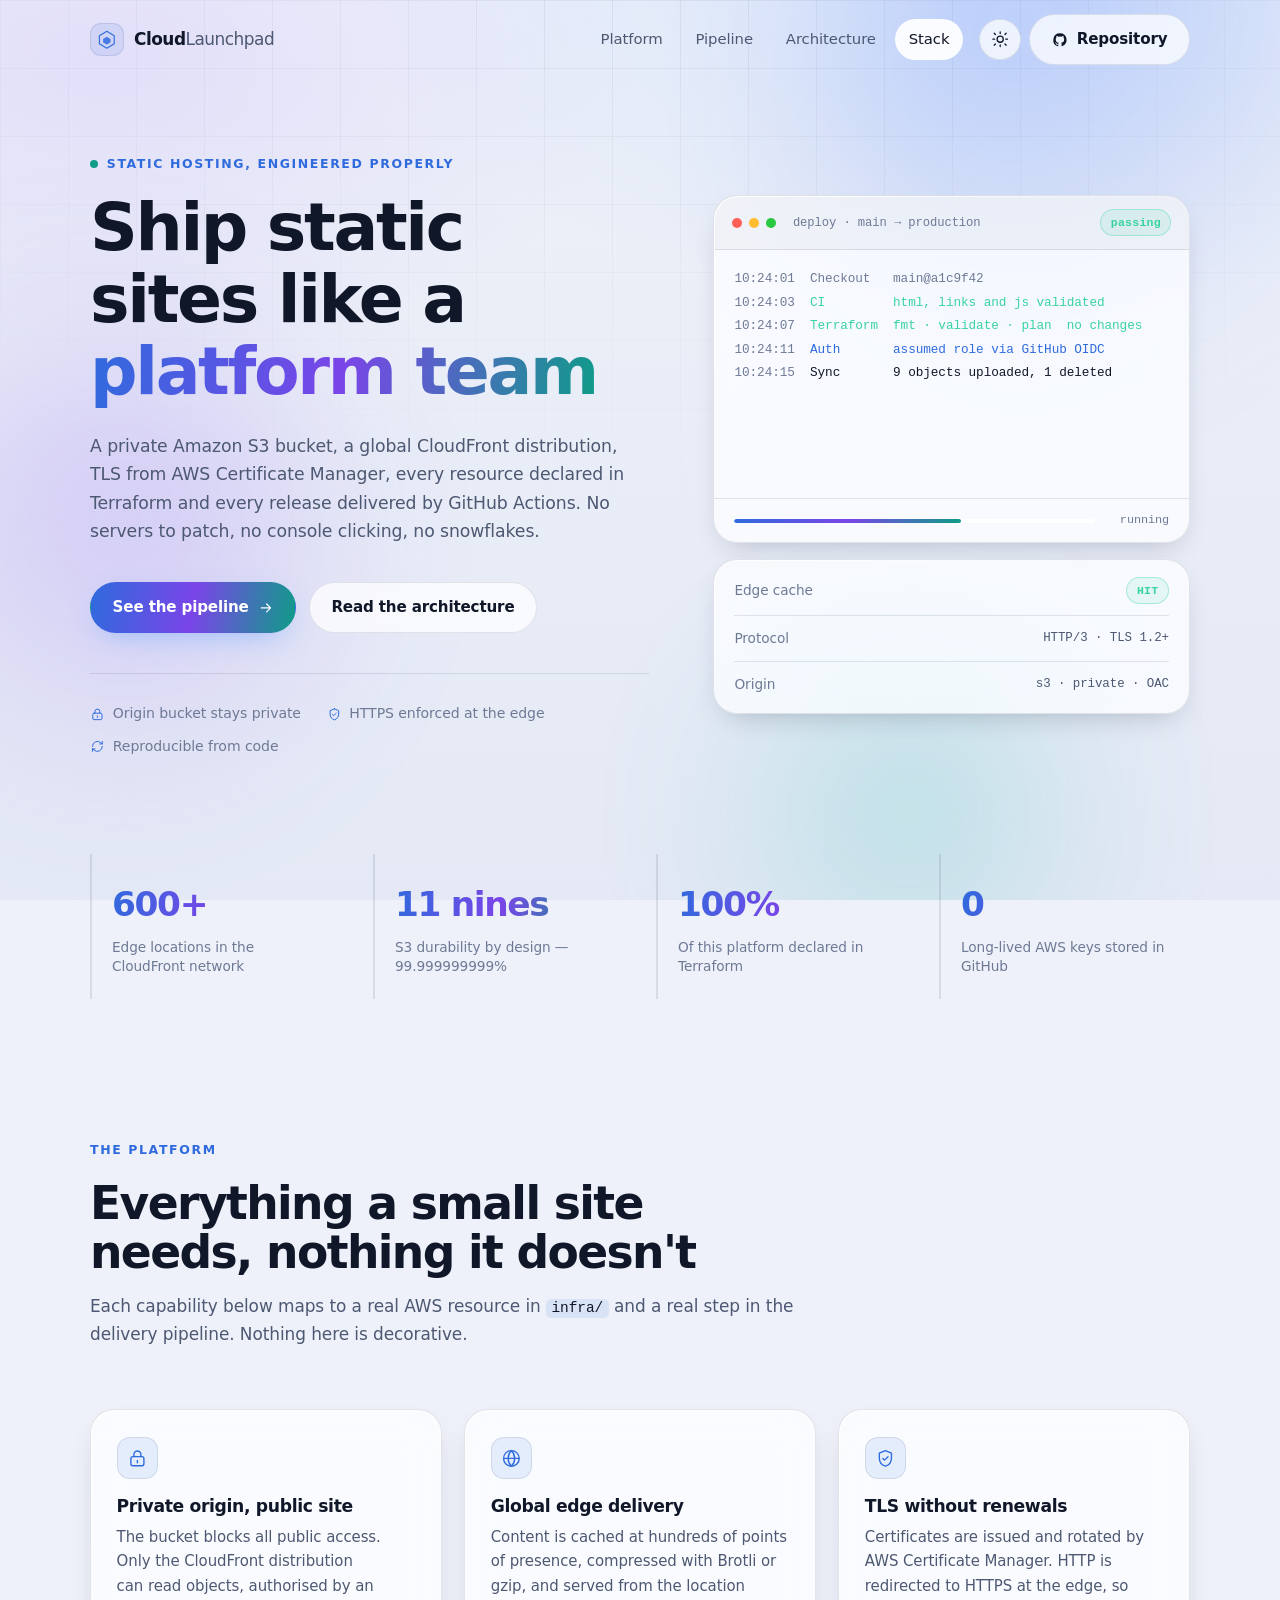
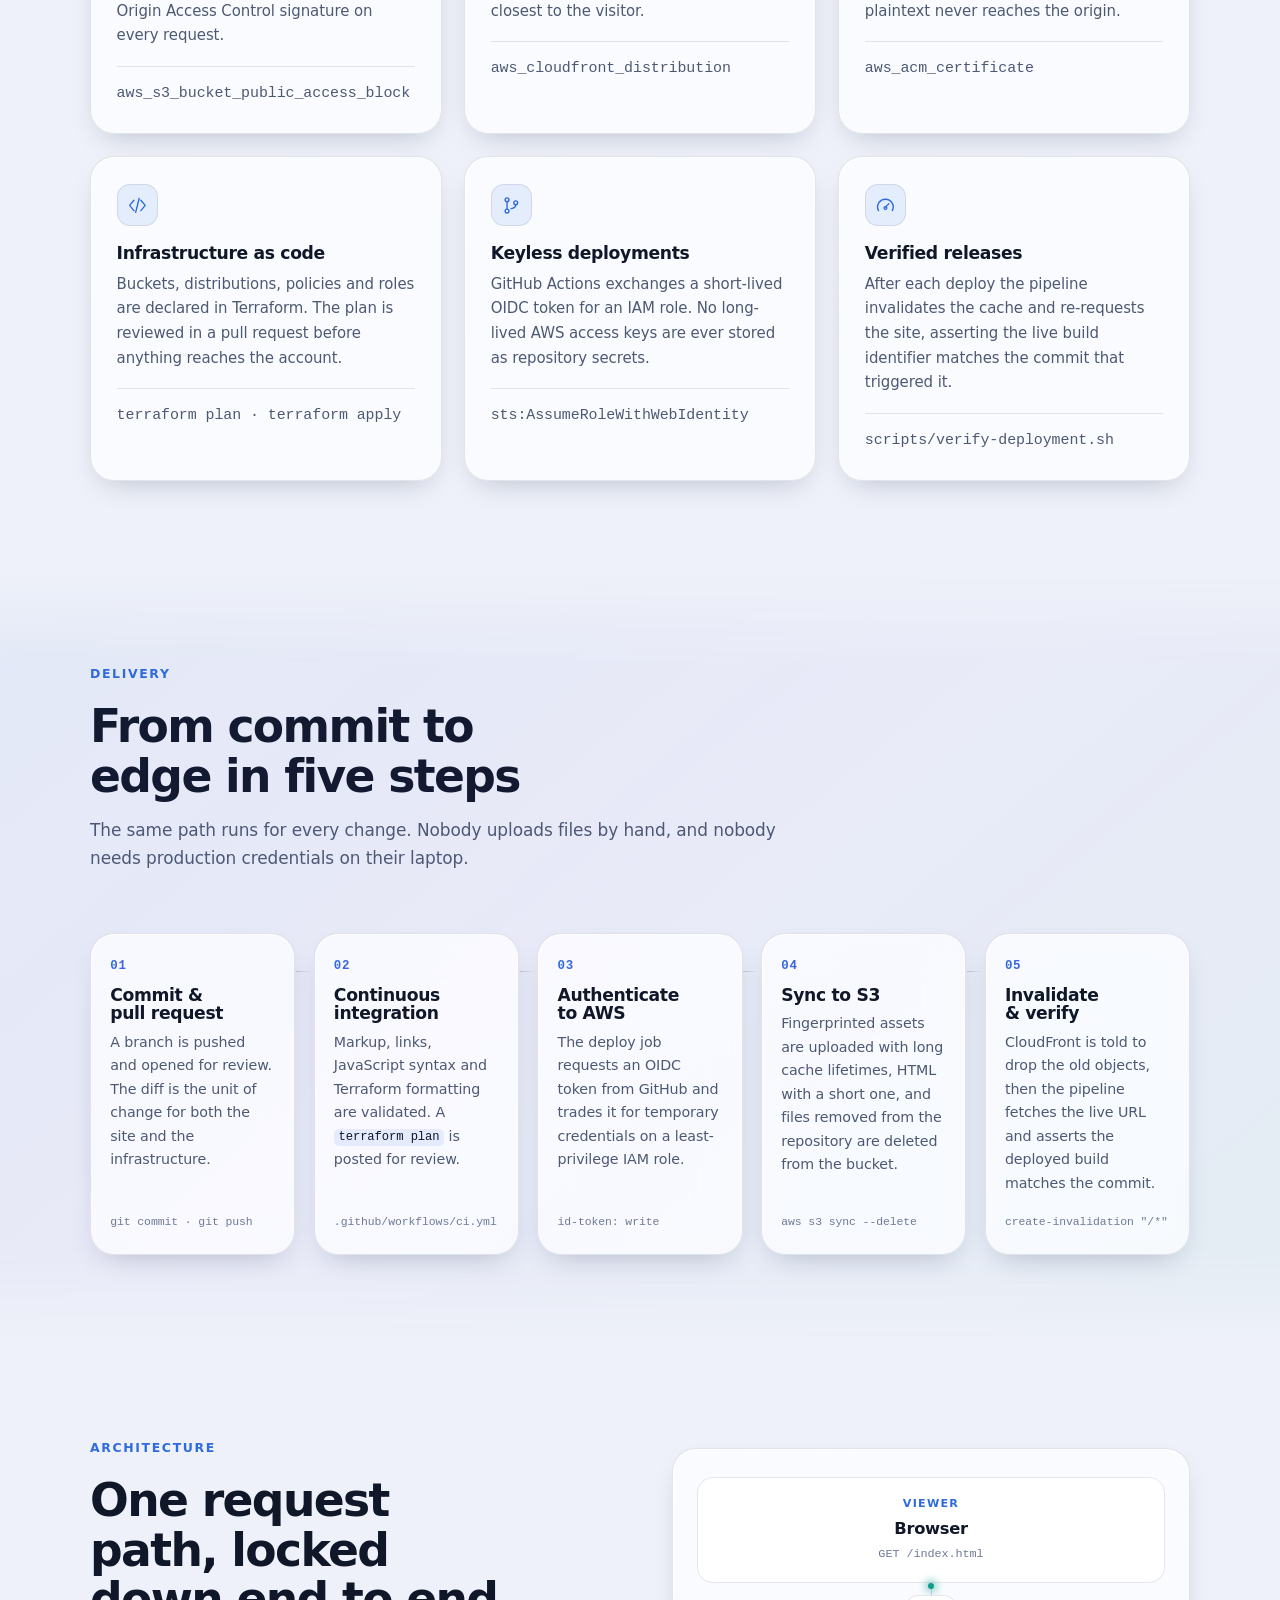
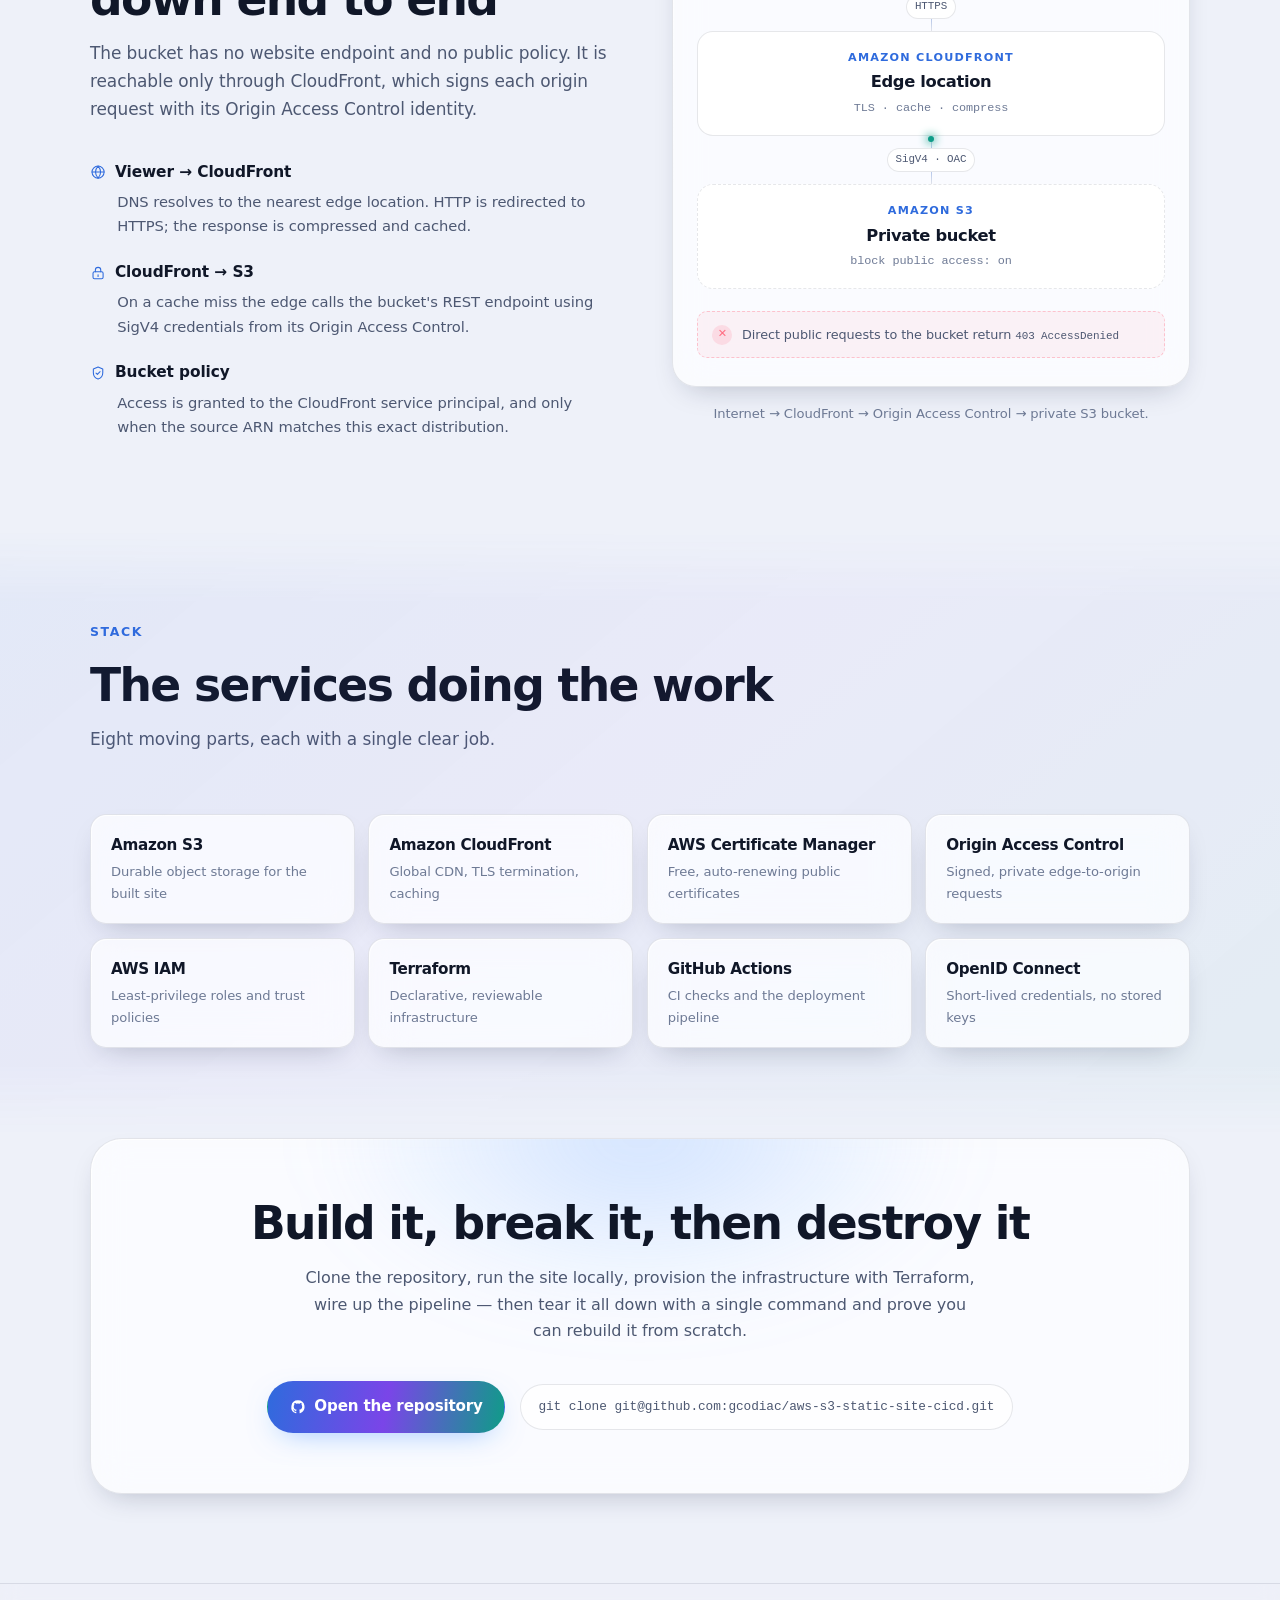
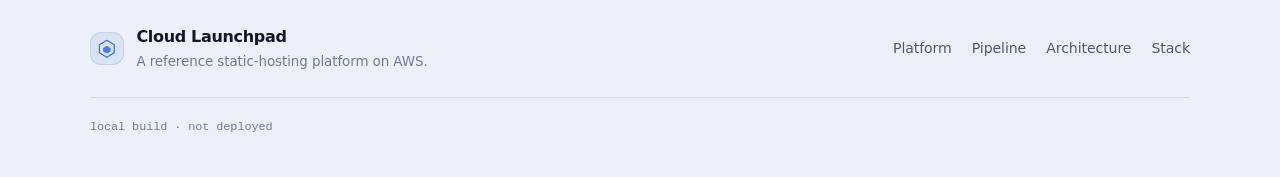
<file: index.html>
<!DOCTYPE html>
<html lang="en" data-theme="dark">
<head>
  <meta charset="utf-8">
  <meta name="viewport" content="width=device-width, initial-scale=1">
  <title>Cloud Launchpad — Ship static sites like a platform team alpha</title>
  <meta name="description" content="Cloud Launchpad is a reference static site deployed to Amazon S3 behind CloudFront with TLS, provisioned by Terraform and shipped by GitHub Actions.">
  <meta name="color-scheme" content="dark light">
  <meta name="theme-color" content="#070b16">

  <meta property="og:type" content="website">
  <meta property="og:title" content="Cloud Launchpad">
  <meta property="og:description" content="A static site hosted on private S3, delivered by CloudFront over HTTPS, provisioned with Terraform and shipped by GitHub Actions.">
  <meta property="og:image" content="assets/images/og-cover.png">
  <meta name="twitter:card" content="summary_large_image">

  <link rel="icon" href="assets/icons/favicon.svg" type="image/svg+xml">
  <link rel="stylesheet" href="css/styles.css">

  <!-- Resolve the theme before first paint so there is no flash of the wrong
       colour scheme. The full behaviour lives in js/app.js. -->
  <script>
    (function () {
      try {
        var stored = localStorage.getItem('cloud-launchpad:theme');
        var light = stored ? stored === 'light'
                           : window.matchMedia('(prefers-color-scheme: light)').matches;
        document.documentElement.setAttribute('data-theme', light ? 'light' : 'dark');
      } catch (e) { /* storage unavailable — keep the default */ }
    })();
  </script>
</head>
<body>
  <a class="skip-link" href="#main">Skip to main content</a>

  <!-- Icon sprite: every icon on the page is defined once and referenced with <use>. -->
  <svg class="sprite" aria-hidden="true" focusable="false" xmlns="http://www.w3.org/2000/svg">
    <symbol id="i-rocket" viewBox="0 0 24 24" fill="none" stroke="currentColor" stroke-width="1.6" stroke-linecap="round" stroke-linejoin="round">
      <path d="M13.5 3.5C17 3 21 5.5 21 9c0 5-4.5 9-9.5 11L9 17.5 6.5 15C8.5 10 12 5 13.5 3.5Z"/>
      <circle cx="14.5" cy="9.5" r="1.8"/><path d="M6.5 15 3 16.5 4.5 20l3.2-1.4M6.5 15l2.5 2.5"/>
    </symbol>
    <symbol id="i-shield" viewBox="0 0 24 24" fill="none" stroke="currentColor" stroke-width="1.6" stroke-linecap="round" stroke-linejoin="round">
      <path d="M12 3 5 6v5.5c0 4.3 2.9 8.2 7 9.5 4.1-1.3 7-5.2 7-9.5V6l-7-3Z"/><path d="m9 12 2 2 4-4"/>
    </symbol>
    <symbol id="i-globe" viewBox="0 0 24 24" fill="none" stroke="currentColor" stroke-width="1.6" stroke-linecap="round" stroke-linejoin="round">
      <circle cx="12" cy="12" r="9"/><path d="M3 12h18M12 3c2.5 2.6 3.8 5.7 3.8 9S14.5 18.4 12 21c-2.5-2.6-3.8-5.7-3.8-9S9.5 5.6 12 3Z"/>
    </symbol>
    <symbol id="i-code" viewBox="0 0 24 24" fill="none" stroke="currentColor" stroke-width="1.6" stroke-linecap="round" stroke-linejoin="round">
      <path d="m8 6-5 6 5 6M16 6l5 6-5 6M14 4l-4 16"/>
    </symbol>
    <symbol id="i-loop" viewBox="0 0 24 24" fill="none" stroke="currentColor" stroke-width="1.6" stroke-linecap="round" stroke-linejoin="round">
      <path d="M4 12a8 8 0 0 1 13.7-5.7L20 8M20 12a8 8 0 0 1-13.7 5.7L4 16"/><path d="M20 4v4h-4M4 20v-4h4"/>
    </symbol>
    <symbol id="i-lock" viewBox="0 0 24 24" fill="none" stroke="currentColor" stroke-width="1.6" stroke-linecap="round" stroke-linejoin="round">
      <rect x="4.5" y="10" width="15" height="10.5" rx="2.2"/><path d="M8 10V7.5a4 4 0 0 1 8 0V10M12 14.5v2.5"/>
    </symbol>
    <symbol id="i-gauge" viewBox="0 0 24 24" fill="none" stroke="currentColor" stroke-width="1.6" stroke-linecap="round" stroke-linejoin="round">
      <path d="M4 18a9 9 0 1 1 16 0"/><path d="m12 14 4-4"/><circle cx="12" cy="15" r="1.6"/>
    </symbol>
    <symbol id="i-branch" viewBox="0 0 24 24" fill="none" stroke="currentColor" stroke-width="1.6" stroke-linecap="round" stroke-linejoin="round">
      <circle cx="7" cy="5.5" r="2.2"/><circle cx="7" cy="18.5" r="2.2"/><circle cx="17" cy="9" r="2.2"/>
      <path d="M7 7.7v8.6M17 11.2c0 3-2.6 4.1-5.3 4.6"/>
    </symbol>
    <symbol id="i-sun" viewBox="0 0 24 24" fill="none" stroke="currentColor" stroke-width="1.7" stroke-linecap="round">
      <circle cx="12" cy="12" r="4"/><path d="M12 2.5v2.2M12 19.3v2.2M4.2 4.2l1.6 1.6M18.2 18.2l1.6 1.6M2.5 12h2.2M19.3 12h2.2M4.2 19.8l1.6-1.6M18.2 5.8l1.6-1.6"/>
    </symbol>
    <symbol id="i-moon" viewBox="0 0 24 24" fill="none" stroke="currentColor" stroke-width="1.7" stroke-linecap="round" stroke-linejoin="round">
      <path d="M20 14.5A8.5 8.5 0 0 1 9.5 4a8.5 8.5 0 1 0 10.5 10.5Z"/>
    </symbol>
    <symbol id="i-arrow" viewBox="0 0 24 24" fill="none" stroke="currentColor" stroke-width="1.8" stroke-linecap="round" stroke-linejoin="round">
      <path d="M5 12h13M13 6l6 6-6 6"/>
    </symbol>
    <symbol id="i-github" viewBox="0 0 24 24" fill="currentColor">
      <path d="M12 2a10 10 0 0 0-3.16 19.49c.5.09.68-.22.68-.48v-1.7c-2.78.6-3.37-1.34-3.37-1.34-.45-1.16-1.11-1.47-1.11-1.47-.91-.62.07-.61.07-.61 1 .07 1.53 1.03 1.53 1.03.9 1.53 2.36 1.09 2.94.83.09-.65.35-1.09.63-1.34-2.22-.25-4.56-1.11-4.56-4.94 0-1.09.39-1.98 1.03-2.68-.1-.25-.45-1.27.1-2.65 0 0 .84-.27 2.75 1.02a9.5 9.5 0 0 1 5 0c1.91-1.29 2.75-1.02 2.75-1.02.55 1.38.2 2.4.1 2.65.64.7 1.03 1.59 1.03 2.68 0 3.84-2.34 4.68-4.57 4.93.36.31.68.92.68 1.85v2.74c0 .27.18.58.69.48A10 10 0 0 0 12 2Z"/>
    </symbol>
  </svg>

  <div class="aurora" aria-hidden="true">
    <span class="aurora__blob aurora__blob--a"></span>
    <span class="aurora__blob aurora__blob--b"></span>
    <span class="aurora__blob aurora__blob--c"></span>
    <span class="aurora__grid"></span>
  </div>

  <header class="site-header" id="top">
    <div class="shell site-header__inner">
      <a class="brand" href="#top" aria-label="Cloud Launchpad, back to top">
        <span class="brand__mark" aria-hidden="true">
          <svg viewBox="0 0 32 32" fill="none" aria-hidden="true">
            <path d="M16 3.5 27 10v12L16 28.5 5 22V10l11-6.5Z" stroke="currentColor" stroke-width="1.7" stroke-linejoin="round"/>
            <path d="M16 11.5 21.5 15v5L16 23l-5.5-3v-5L16 11.5Z" fill="currentColor" opacity=".85"/>
          </svg>
        </span>
        <span class="brand__text">Cloud<span>Launchpad</span></span>
      </a>

      <nav class="nav" id="primary-nav" aria-label="Primary">
        <a href="#platform">Platform</a>
        <a href="#pipeline">Pipeline</a>
        <a href="#architecture">Architecture</a>
        <a href="#stack">Stack</a>
      </nav>

      <div class="site-header__actions">
        <button class="icon-btn" id="theme-toggle" type="button" aria-label="Switch to light theme" aria-pressed="false">
          <svg class="icon icon--sun" aria-hidden="true"><use href="#i-sun"></use></svg>
          <svg class="icon icon--moon" aria-hidden="true"><use href="#i-moon"></use></svg>
        </button>
        <a class="btn btn--ghost hide-sm" href="https://github.com/gcodiac/aws-s3-static-site-cicd" rel="noopener">
          <svg class="icon" aria-hidden="true"><use href="#i-github"></use></svg>
          <span>Repository</span>
        </a>
        <button class="icon-btn nav-toggle" id="nav-toggle" type="button" aria-expanded="false" aria-controls="primary-nav" aria-label="Open navigation">
          <span class="nav-toggle__bars" aria-hidden="true"><i></i><i></i><i></i></span>
        </button>
      </div>
    </div>
  </header>

  <main id="main">

    <!-- ───────────────────────── Hero ───────────────────────── -->
    <section class="hero" aria-labelledby="hero-title">
      <div class="shell hero__inner">
        <div class="hero__copy reveal">
          <p class="eyebrow"><span class="pulse" aria-hidden="true"></span> Static hosting, engineered properly</p>
          <h1 id="hero-title">
            Ship static sites like a
            <span class="gradient-text">platform&nbsp;team</span>
          </h1>
          <p class="lede">
            A private Amazon S3 bucket, a global CloudFront distribution, TLS from AWS Certificate
            Manager, every resource declared in Terraform and every release delivered by GitHub Actions.
            No servers to patch, no console clicking, no snowflakes.
          </p>
          <div class="hero__cta">
            <a class="btn btn--primary" href="#pipeline">
              <span>See the pipeline</span>
              <svg class="icon" aria-hidden="true"><use href="#i-arrow"></use></svg>
            </a>
            <a class="btn btn--ghost" href="#architecture">Read the architecture</a>
          </div>
          <ul class="hero__trust" role="list">
            <li><svg class="icon" aria-hidden="true"><use href="#i-lock"></use></svg> Origin bucket stays private</li>
            <li><svg class="icon" aria-hidden="true"><use href="#i-shield"></use></svg> HTTPS enforced at the edge</li>
            <li><svg class="icon" aria-hidden="true"><use href="#i-loop"></use></svg> Reproducible from code</li>
          </ul>
        </div>

        <div class="hero__visual reveal" data-reveal-delay="120">
          <div class="glass console" data-tilt>
            <div class="console__chrome">
              <span class="dot dot--red"></span><span class="dot dot--amber"></span><span class="dot dot--green"></span>
              <span class="console__title">deploy · main → production</span>
              <span class="badge badge--ok">passing</span>
            </div>
            <pre class="console__body" id="deploy-log" aria-live="polite" aria-label="Simulated deployment log"></pre>
            <div class="console__foot">
              <div class="progress"><span class="progress__bar" id="deploy-progress"></span></div>
              <span class="console__meta" id="deploy-status">idle</span>
            </div>
          </div>

          <div class="glass edge-card" aria-label="Edge delivery summary">
            <div class="edge-card__row">
              <span class="edge-card__label">Edge cache</span>
              <span class="chip chip--ok">HIT</span>
            </div>
            <div class="edge-card__row">
              <span class="edge-card__label">Protocol</span>
              <span class="mono">HTTP/3 · TLS 1.2+</span>
            </div>
            <div class="edge-card__row">
              <span class="edge-card__label">Origin</span>
              <span class="mono">s3 · private · OAC</span>
            </div>
          </div>
        </div>
      </div>
    </section>

    <!-- ───────────────────────── Stats ───────────────────────── -->
    <section class="stats" aria-label="Platform characteristics">
      <div class="shell stats__grid">
        <div class="stat reveal">
          <span class="stat__value" data-count-to="600" data-count-suffix="+">0</span>
          <span class="stat__label">Edge locations in the CloudFront network</span>
        </div>
        <div class="stat reveal" data-reveal-delay="80">
          <span class="stat__value" data-count-to="11" data-count-suffix=" nines">0</span>
          <span class="stat__label">S3 durability by design &mdash; 99.999999999%</span>
        </div>
        <div class="stat reveal" data-reveal-delay="160">
          <span class="stat__value" data-count-to="100" data-count-suffix="%">0</span>
          <span class="stat__label">Of this platform declared in Terraform</span>
        </div>
        <div class="stat reveal" data-reveal-delay="240">
          <span class="stat__value" data-count-to="0" data-count-suffix="">0</span>
          <span class="stat__label">Long-lived AWS keys stored in GitHub</span>
        </div>
      </div>
    </section>

    <!-- ───────────────────────── Platform ───────────────────────── -->
    <section class="section" id="platform" aria-labelledby="platform-title">
      <div class="shell">
        <header class="section__head reveal">
          <p class="eyebrow">The platform</p>
          <h2 id="platform-title">Everything a small site needs, nothing it doesn't</h2>
          <p class="section__sub">
            Each capability below maps to a real AWS resource in <code>infra/</code> and a real
            step in the delivery pipeline. Nothing here is decorative.
          </p>
        </header>

        <div class="cards">
          <article class="glass card reveal" data-spotlight>
            <span class="card__icon"><svg class="icon" aria-hidden="true"><use href="#i-lock"></use></svg></span>
            <h3>Private origin, public site</h3>
            <p>The bucket blocks all public access. Only the CloudFront distribution can read objects, authorised by an Origin Access Control signature on every request.</p>
            <p class="card__meta mono">aws_s3_bucket_public_access_block</p>
          </article>

          <article class="glass card reveal" data-reveal-delay="60" data-spotlight>
            <span class="card__icon"><svg class="icon" aria-hidden="true"><use href="#i-globe"></use></svg></span>
            <h3>Global edge delivery</h3>
            <p>Content is cached at hundreds of points of presence, compressed with Brotli or gzip, and served from the location closest to the visitor.</p>
            <p class="card__meta mono">aws_cloudfront_distribution</p>
          </article>

          <article class="glass card reveal" data-reveal-delay="120" data-spotlight>
            <span class="card__icon"><svg class="icon" aria-hidden="true"><use href="#i-shield"></use></svg></span>
            <h3>TLS without renewals</h3>
            <p>Certificates are issued and rotated by AWS Certificate Manager. HTTP is redirected to HTTPS at the edge, so plaintext never reaches the origin.</p>
            <p class="card__meta mono">aws_acm_certificate</p>
          </article>

          <article class="glass card reveal" data-spotlight>
            <span class="card__icon"><svg class="icon" aria-hidden="true"><use href="#i-code"></use></svg></span>
            <h3>Infrastructure as code</h3>
            <p>Buckets, distributions, policies and roles are declared in Terraform. The plan is reviewed in a pull request before anything reaches the account.</p>
            <p class="card__meta mono">terraform plan · terraform apply</p>
          </article>

          <article class="glass card reveal" data-reveal-delay="60" data-spotlight>
            <span class="card__icon"><svg class="icon" aria-hidden="true"><use href="#i-branch"></use></svg></span>
            <h3>Keyless deployments</h3>
            <p>GitHub Actions exchanges a short-lived OIDC token for an IAM role. No long-lived AWS access keys are ever stored as repository secrets.</p>
            <p class="card__meta mono">sts:AssumeRoleWithWebIdentity</p>
          </article>

          <article class="glass card reveal" data-reveal-delay="120" data-spotlight>
            <span class="card__icon"><svg class="icon" aria-hidden="true"><use href="#i-gauge"></use></svg></span>
            <h3>Verified releases</h3>
            <p>After each deploy the pipeline invalidates the cache and re-requests the site, asserting the live build identifier matches the commit that triggered it.</p>
            <p class="card__meta mono">scripts/verify-deployment.sh</p>
          </article>
        </div>
      </div>
    </section>

    <!-- ───────────────────────── Pipeline ───────────────────────── -->
    <section class="section section--tint" id="pipeline" aria-labelledby="pipeline-title">
      <div class="shell">
        <header class="section__head reveal">
          <p class="eyebrow">Delivery</p>
          <h2 id="pipeline-title">From commit to edge in five steps</h2>
          <p class="section__sub">
            The same path runs for every change. Nobody uploads files by hand, and nobody needs
            production credentials on their laptop.
          </p>
        </header>

        <ol class="flow" role="list">
          <li class="flow__step glass reveal">
            <span class="flow__index">01</span>
            <h3>Commit &amp; pull request</h3>
            <p>A branch is pushed and opened for review. The diff is the unit of change for both the site and the infrastructure.</p>
            <span class="flow__tag mono">git commit · git push</span>
          </li>
          <li class="flow__step glass reveal" data-reveal-delay="60">
            <span class="flow__index">02</span>
            <h3>Continuous integration</h3>
            <p>Markup, links, JavaScript syntax and Terraform formatting are validated. A <code>terraform plan</code> is posted for review.</p>
            <span class="flow__tag mono">.github/workflows/ci.yml</span>
          </li>
          <li class="flow__step glass reveal" data-reveal-delay="120">
            <span class="flow__index">03</span>
            <h3>Authenticate to AWS</h3>
            <p>The deploy job requests an OIDC token from GitHub and trades it for temporary credentials on a least-privilege IAM role.</p>
            <span class="flow__tag mono">id-token: write</span>
          </li>
          <li class="flow__step glass reveal" data-reveal-delay="180">
            <span class="flow__index">04</span>
            <h3>Sync to S3</h3>
            <p>Fingerprinted assets are uploaded with long cache lifetimes, HTML with a short one, and files removed from the repository are deleted from the bucket.</p>
            <span class="flow__tag mono">aws s3 sync --delete</span>
          </li>
          <li class="flow__step glass reveal" data-reveal-delay="240">
            <span class="flow__index">05</span>
            <h3>Invalidate &amp; verify</h3>
            <p>CloudFront is told to drop the old objects, then the pipeline fetches the live URL and asserts the deployed build matches the commit.</p>
            <span class="flow__tag mono">create-invalidation "/*"</span>
          </li>
        </ol>
      </div>
    </section>

    <!-- ───────────────────────── Architecture ───────────────────────── -->
    <section class="section" id="architecture" aria-labelledby="architecture-title">
      <div class="shell arch">
        <div class="arch__copy reveal">
          <p class="eyebrow">Architecture</p>
          <h2 id="architecture-title">One request path, locked down end to end</h2>
          <p class="section__sub">
            The bucket has no website endpoint and no public policy. It is reachable only through
            CloudFront, which signs each origin request with its Origin Access Control identity.
          </p>
          <dl class="arch__list">
            <div>
              <dt><svg class="icon" aria-hidden="true"><use href="#i-globe"></use></svg> Viewer → CloudFront</dt>
              <dd>DNS resolves to the nearest edge location. HTTP is redirected to HTTPS; the response is compressed and cached.</dd>
            </div>
            <div>
              <dt><svg class="icon" aria-hidden="true"><use href="#i-lock"></use></svg> CloudFront → S3</dt>
              <dd>On a cache miss the edge calls the bucket's REST endpoint using SigV4 credentials from its Origin Access Control.</dd>
            </div>
            <div>
              <dt><svg class="icon" aria-hidden="true"><use href="#i-shield"></use></svg> Bucket policy</dt>
              <dd>Access is granted to the CloudFront service principal, and only when the source ARN matches this exact distribution.</dd>
            </div>
          </dl>
        </div>

        <figure class="arch__figure reveal" data-reveal-delay="120">
          <div class="glass diagram" role="img" aria-label="Request flow: browser to CloudFront over HTTPS, CloudFront to a private S3 bucket using Origin Access Control, with public access to the bucket blocked.">
            <div class="node node--client">
              <span class="node__kind">Viewer</span>
              <strong>Browser</strong>
              <span class="node__meta mono">GET /index.html</span>
            </div>
            <div class="wire"><span class="wire__label mono">HTTPS</span><span class="wire__packet"></span></div>
            <div class="node node--edge">
              <span class="node__kind">Amazon CloudFront</span>
              <strong>Edge location</strong>
              <span class="node__meta mono">TLS · cache · compress</span>
            </div>
            <div class="wire"><span class="wire__label mono">SigV4 · OAC</span><span class="wire__packet"></span></div>
            <div class="node node--origin">
              <span class="node__kind">Amazon S3</span>
              <strong>Private bucket</strong>
              <span class="node__meta mono">block public access: on</span>
            </div>
            <div class="diagram__blocked">
              <span class="x" aria-hidden="true">✕</span>
              <span>Direct public requests to the bucket return <span class="mono">403 AccessDenied</span></span>
            </div>
          </div>
          <figcaption>Internet → CloudFront → Origin Access Control → private S3 bucket.</figcaption>
        </figure>
      </div>
    </section>

    <!-- ───────────────────────── Stack ───────────────────────── -->
    <section class="section section--tint" id="stack" aria-labelledby="stack-title">
      <div class="shell">
        <header class="section__head reveal">
          <p class="eyebrow">Stack</p>
          <h2 id="stack-title">The services doing the work</h2>
          <p class="section__sub">Eight moving parts, each with a single clear job.</p>
        </header>

        <ul class="tech" role="list">
          <li class="glass tech__item reveal"><strong>Amazon S3</strong><span>Durable object storage for the built site</span></li>
          <li class="glass tech__item reveal" data-reveal-delay="40"><strong>Amazon CloudFront</strong><span>Global CDN, TLS termination, caching</span></li>
          <li class="glass tech__item reveal" data-reveal-delay="80"><strong>AWS Certificate Manager</strong><span>Free, auto-renewing public certificates</span></li>
          <li class="glass tech__item reveal" data-reveal-delay="120"><strong>Origin Access Control</strong><span>Signed, private edge-to-origin requests</span></li>
          <li class="glass tech__item reveal" data-reveal-delay="160"><strong>AWS IAM</strong><span>Least-privilege roles and trust policies</span></li>
          <li class="glass tech__item reveal" data-reveal-delay="200"><strong>Terraform</strong><span>Declarative, reviewable infrastructure</span></li>
          <li class="glass tech__item reveal" data-reveal-delay="240"><strong>GitHub Actions</strong><span>CI checks and the deployment pipeline</span></li>
          <li class="glass tech__item reveal" data-reveal-delay="280"><strong>OpenID Connect</strong><span>Short-lived credentials, no stored keys</span></li>
        </ul>
      </div>
    </section>

    <!-- ───────────────────────── CTA ───────────────────────── -->
    <section class="cta" aria-labelledby="cta-title">
      <div class="shell">
        <div class="glass cta__panel reveal">
          <span class="cta__glow" aria-hidden="true"></span>
          <h2 id="cta-title">Build it, break it, then destroy it</h2>
          <p>
            Clone the repository, run the site locally, provision the infrastructure with Terraform,
            wire up the pipeline — then tear it all down with a single command and prove you can
            rebuild it from scratch.
          </p>
          <div class="cta__actions">
            <a class="btn btn--primary" href="https://github.com/gcodiac/aws-s3-static-site-cicd" rel="noopener">
              <svg class="icon" aria-hidden="true"><use href="#i-github"></use></svg>
              <span>Open the repository</span>
            </a>
            <code class="cta__code mono">git clone git@github.com:gcodiac/aws-s3-static-site-cicd.git</code>
          </div>
        </div>
      </div>
    </section>
  </main>

  <footer class="site-footer">
    <div class="shell site-footer__inner">
      <div class="site-footer__brand">
        <span class="brand__mark" aria-hidden="true">
          <svg viewBox="0 0 32 32" fill="none" aria-hidden="true">
            <path d="M16 3.5 27 10v12L16 28.5 5 22V10l11-6.5Z" stroke="currentColor" stroke-width="1.7" stroke-linejoin="round"/>
            <path d="M16 11.5 21.5 15v5L16 23l-5.5-3v-5L16 11.5Z" fill="currentColor" opacity=".85"/>
          </svg>
        </span>
        <div>
          <p class="site-footer__title">Cloud Launchpad</p>
          <p class="site-footer__note">A reference static-hosting platform on AWS.</p>
        </div>
      </div>

      <nav class="site-footer__nav" aria-label="Footer">
        <a href="#platform">Platform</a>
        <a href="#pipeline">Pipeline</a>
        <a href="#architecture">Architecture</a>
        <a href="#stack">Stack</a>
      </nav>

      <p class="site-footer__build mono" id="build-info">local build</p>
    </div>
  </footer>

  <script src="js/app.js" defer></script>
</body>
</html>
</file>
<file: css/styles.css>
/* ==========================================================================
   Cloud Launchpad — stylesheet
   Hand-written CSS, no framework, no build step. Loaded as a single file so
   the deployment story stays honest: what is in the repository is what the
   edge serves.

   Contents
     1.  Design tokens
     2.  Reset & base
     3.  Layout primitives
     4.  Background (aurora)
     5.  Glass surfaces
     6.  Buttons & controls
     7.  Header & navigation
     8.  Hero
     9.  Stats
     10. Cards
     11. Flow
     12. Architecture diagram
     13. Tech grid
     14. Call to action
     15. Footer
     16. Reveal animations
     17. Responsive
     18. Reduced motion & print
   ========================================================================== */

/* 1. Design tokens ------------------------------------------------------- */

:root {
  --bg:            #070b16;
  --bg-deep:       #04060e;
  --surface:       rgba(255, 255, 255, 0.045);
  --surface-solid: #0e1424;
  --surface-hi:    rgba(255, 255, 255, 0.075);
  --border:        rgba(255, 255, 255, 0.10);
  --border-hi:     rgba(255, 255, 255, 0.20);

  --text:          #e9edfa;
  --text-muted:    #98a3bd;
  --text-faint:    #6b7793;

  --brand:         #6ea8ff;
  --brand-2:       #a37bff;
  --brand-3:       #3fe0c5;
  --brand-soft:    rgba(110, 168, 255, 0.14);

  --ok:            #38d39f;
  --warn:          #f5b544;
  --danger:        #ff6b81;

  --gradient:      linear-gradient(100deg, #6ea8ff 0%, #a37bff 48%, #3fe0c5 100%);
  --gradient-soft: linear-gradient(140deg, rgba(110,168,255,.16), rgba(163,123,255,.10) 45%, rgba(63,224,197,.10));

  --shadow-sm:     0 1px 2px rgba(2, 6, 20, .30);
  --shadow-md:     0 12px 32px -12px rgba(2, 6, 20, .65);
  --shadow-lg:     0 34px 70px -28px rgba(2, 6, 20, .85);
  --glow:          0 0 0 1px rgba(110,168,255,.22), 0 18px 48px -20px rgba(110,168,255,.45);

  --radius-sm:  10px;
  --radius:     16px;
  --radius-lg:  24px;
  --radius-xl:  32px;

  --shell:      1180px;
  --gutter:     clamp(1.25rem, 4vw, 2.5rem);
  --section-y:  clamp(3.75rem, 7vw, 6.25rem);

  --font: ui-sans-serif, system-ui, -apple-system, "Segoe UI", Roboto, "Helvetica Neue",
          "Noto Sans", "Liberation Sans", Arial, sans-serif;
  --mono: ui-monospace, "SF Mono", "JetBrains Mono", "Cascadia Code", "Fira Code",
          Menlo, Consolas, "Liberation Mono", monospace;

  --ease:      cubic-bezier(.22, .61, .36, 1);
  --ease-out:  cubic-bezier(.16, 1, .3, 1);

  --blur:      18px;
  color-scheme: dark;
}

[data-theme="light"] {
  --bg:            #eef1f9;
  --bg-deep:       #e4e9f5;
  --surface:       rgba(255, 255, 255, 0.72);
  --surface-solid: #ffffff;
  --surface-hi:    rgba(255, 255, 255, 0.92);
  --border:        rgba(18, 28, 56, 0.10);
  --border-hi:     rgba(18, 28, 56, 0.20);

  --text:          #101728;
  --text-muted:    #4d5872;
  --text-faint:    #6e7a95;

  --brand:         #2f6bdd;
  --brand-2:       #7a45e8;
  --brand-3:       #0f9c88;
  --brand-soft:    rgba(47, 107, 221, 0.10);

  --gradient:      linear-gradient(100deg, #2f6bdd 0%, #7a45e8 50%, #0f9c88 100%);
  --gradient-soft: linear-gradient(140deg, rgba(47,107,221,.10), rgba(122,69,232,.07) 45%, rgba(15,156,136,.08));

  --shadow-sm:     0 1px 2px rgba(16, 24, 56, .06);
  --shadow-md:     0 12px 30px -14px rgba(16, 24, 56, .28);
  --shadow-lg:     0 34px 70px -30px rgba(16, 24, 56, .34);
  --glow:          0 0 0 1px rgba(47,107,221,.18), 0 18px 44px -22px rgba(47,107,221,.40);

  color-scheme: light;
}

/* 2. Reset & base -------------------------------------------------------- */

*, *::before, *::after { box-sizing: border-box; }

html {
  -webkit-text-size-adjust: 100%;
  scroll-behavior: smooth;
  scroll-padding-top: 6rem;
}

body {
  margin: 0;
  min-height: 100vh;
  background: var(--bg);
  color: var(--text);
  font-family: var(--font);
  font-size: 1rem;
  line-height: 1.65;
  letter-spacing: -0.005em;
  -webkit-font-smoothing: antialiased;
  -moz-osx-font-smoothing: grayscale;
  overflow-x: hidden;
  transition: background-color .45s var(--ease), color .45s var(--ease);
}

h1, h2, h3 {
  margin: 0;
  line-height: 1.08;
  letter-spacing: -0.035em;
  font-weight: 650;
  text-wrap: balance;
}

h1 { font-size: clamp(2.5rem, 5.6vw, 4.15rem); }
h2 { font-size: clamp(1.85rem, 3.6vw, 2.85rem); }
h3 { font-size: 1.075rem; letter-spacing: -0.02em; font-weight: 620; }

p { margin: 0; text-wrap: pretty; }
ul, ol, dl, dd { margin: 0; padding: 0; }
li { list-style: none; }

a { color: inherit; text-decoration: none; }

img, svg { max-width: 100%; }

code, pre, .mono {
  font-family: var(--mono);
  font-size: 0.855em;
  font-variant-ligatures: none;
}

code {
  background: var(--brand-soft);
  border-radius: 5px;
  padding: 0.1em 0.38em;
  color: var(--text);
}

::selection { background: rgba(110, 168, 255, .32); }

:focus-visible {
  outline: 2px solid var(--brand);
  outline-offset: 3px;
  border-radius: 6px;
}

.sprite { position: absolute; width: 0; height: 0; overflow: hidden; }

.icon {
  width: 1.05em;
  height: 1.05em;
  flex: none;
  display: inline-block;
  vertical-align: -0.16em;
}

.skip-link {
  position: absolute;
  left: 50%;
  top: 0.75rem;
  transform: translate(-50%, -160%);
  z-index: 100;
  background: var(--surface-solid);
  border: 1px solid var(--border-hi);
  color: var(--text);
  padding: 0.6rem 1.1rem;
  border-radius: var(--radius-sm);
  font-size: 0.9rem;
  transition: transform .25s var(--ease-out);
}
.skip-link:focus-visible { transform: translate(-50%, 0); }

/* 3. Layout primitives --------------------------------------------------- */

.shell {
  width: 100%;
  max-width: var(--shell);
  margin-inline: auto;
  padding-inline: var(--gutter);
}

.section { padding-block: var(--section-y); position: relative; }

.section--tint::before {
  content: "";
  position: absolute;
  inset: 0;
  background: var(--gradient-soft);
  opacity: .55;
  mask-image: linear-gradient(180deg, transparent, #000 12%, #000 88%, transparent);
  pointer-events: none;
}

.section__head {
  max-width: 44rem;
  margin-bottom: clamp(2.5rem, 5vw, 3.75rem);
}

.section__sub {
  margin-top: 1rem;
  color: var(--text-muted);
  font-size: 1.06rem;
}

.eyebrow {
  display: inline-flex;
  align-items: center;
  gap: .55rem;
  font-size: 0.78rem;
  font-weight: 600;
  letter-spacing: .13em;
  text-transform: uppercase;
  color: var(--brand);
  margin-bottom: 1.1rem;
}

.gradient-text {
  background: var(--gradient);
  -webkit-background-clip: text;
  background-clip: text;
  color: transparent;
}

.pulse {
  width: .5rem; height: .5rem;
  border-radius: 50%;
  background: var(--brand-3);
  box-shadow: 0 0 0 0 rgba(63, 224, 197, .6);
  animation: pulse 2.4s var(--ease) infinite;
}
@keyframes pulse {
  0%   { box-shadow: 0 0 0 0 rgba(63,224,197,.55); }
  70%  { box-shadow: 0 0 0 .55rem rgba(63,224,197,0); }
  100% { box-shadow: 0 0 0 0 rgba(63,224,197,0); }
}

/* 4. Background (aurora) ------------------------------------------------- */

.aurora {
  position: fixed;
  inset: 0;
  z-index: -1;
  overflow: hidden;
  background:
    radial-gradient(1100px 620px at 78% -8%, rgba(110,168,255,.18), transparent 62%),
    radial-gradient(900px 520px at 8% 6%, rgba(163,123,255,.15), transparent 60%),
    linear-gradient(180deg, var(--bg) 0%, var(--bg-deep) 100%);
}

.aurora__blob {
  position: absolute;
  border-radius: 50%;
  filter: blur(90px);
  opacity: .50;
  will-change: transform;
}
.aurora__blob--a {
  width: 46vw; height: 46vw; min-width: 380px; min-height: 380px;
  background: radial-gradient(circle at 30% 30%, #4f7ffb, transparent 68%);
  top: -14vw; right: -10vw;
  animation: drift-a 26s var(--ease) infinite alternate;
}
.aurora__blob--b {
  width: 40vw; height: 40vw; min-width: 320px; min-height: 320px;
  background: radial-gradient(circle at 60% 40%, #8b5cf6, transparent 68%);
  top: 34vh; left: -14vw;
  animation: drift-b 32s var(--ease) infinite alternate;
}
.aurora__blob--c {
  width: 34vw; height: 34vw; min-width: 280px; min-height: 280px;
  background: radial-gradient(circle at 50% 50%, #14b8a6, transparent 66%);
  bottom: -10vw; right: 12vw;
  opacity: .26;
  animation: drift-c 30s var(--ease) infinite alternate;
}
@keyframes drift-a { to { transform: translate3d(-6vw, 7vh, 0) scale(1.14); } }
@keyframes drift-b { to { transform: translate3d(8vw, -6vh, 0) scale(1.10); } }
@keyframes drift-c { to { transform: translate3d(-5vw, -8vh, 0) scale(1.16); } }

.aurora__grid {
  position: absolute;
  inset: 0;
  background-image:
    linear-gradient(to right, rgba(255,255,255,.045) 1px, transparent 1px),
    linear-gradient(to bottom, rgba(255,255,255,.045) 1px, transparent 1px);
  background-size: 68px 68px;
  mask-image: radial-gradient(ellipse 120% 80% at 50% 0%, #000 5%, transparent 72%);
}
[data-theme="light"] .aurora__blob { opacity: .30; }
[data-theme="light"] .aurora__grid {
  background-image:
    linear-gradient(to right, rgba(16,24,56,.055) 1px, transparent 1px),
    linear-gradient(to bottom, rgba(16,24,56,.055) 1px, transparent 1px);
}

/* 5. Glass surfaces ------------------------------------------------------ */

.glass {
  position: relative;
  background: var(--surface);
  border: 1px solid var(--border);
  border-radius: var(--radius-lg);
  backdrop-filter: blur(var(--blur)) saturate(160%);
  -webkit-backdrop-filter: blur(var(--blur)) saturate(160%);
  box-shadow: var(--shadow-md);
}

/* Top highlight — the detail that sells the glass. */
.glass::before {
  content: "";
  position: absolute;
  inset: 0;
  border-radius: inherit;
  padding: 1px;
  background: linear-gradient(160deg, rgba(255,255,255,.28), rgba(255,255,255,0) 42%);
  -webkit-mask: linear-gradient(#000 0 0) content-box, linear-gradient(#000 0 0);
  -webkit-mask-composite: xor;
          mask-composite: exclude;
  pointer-events: none;
}
[data-theme="light"] .glass::before {
  background: linear-gradient(160deg, rgba(255,255,255,.95), rgba(255,255,255,0) 46%);
}

/* 6. Buttons & controls -------------------------------------------------- */

.btn {
  display: inline-flex;
  align-items: center;
  justify-content: center;
  gap: .55rem;
  padding: .78rem 1.35rem;
  border: 1px solid transparent;
  border-radius: 999px;
  font-size: .945rem;
  font-weight: 560;
  letter-spacing: -0.01em;
  cursor: pointer;
  white-space: nowrap;
  transition: transform .22s var(--ease-out), box-shadow .22s var(--ease-out),
              background-color .22s var(--ease), border-color .22s var(--ease);
}
.btn:hover { transform: translateY(-2px); }
.btn:active { transform: translateY(0); }

.btn--primary {
  background: var(--gradient);
  color: #04070f;
  font-weight: 620;
  box-shadow: 0 10px 30px -12px rgba(110,168,255,.75);
}
.btn--primary:hover { box-shadow: 0 18px 40px -14px rgba(110,168,255,.9); }
[data-theme="light"] .btn--primary { color: #fff; }

.btn--ghost {
  background: var(--surface);
  border-color: var(--border);
  color: var(--text);
  backdrop-filter: blur(12px);
  -webkit-backdrop-filter: blur(12px);
}
.btn--ghost:hover { border-color: var(--border-hi); background: var(--surface-hi); }

.icon-btn {
  display: inline-grid;
  place-items: center;
  width: 2.6rem; height: 2.6rem;
  border-radius: 999px;
  border: 1px solid var(--border);
  background: var(--surface);
  color: var(--text);
  cursor: pointer;
  backdrop-filter: blur(12px);
  -webkit-backdrop-filter: blur(12px);
  transition: border-color .2s var(--ease), background-color .2s var(--ease), transform .2s var(--ease-out);
}
.icon-btn:hover { border-color: var(--border-hi); background: var(--surface-hi); transform: translateY(-1px); }
.icon-btn .icon { width: 1.15rem; height: 1.15rem; }

#theme-toggle .icon { grid-area: 1 / 1; transition: opacity .3s var(--ease), transform .4s var(--ease-out); }
#theme-toggle .icon--sun  { opacity: 0; transform: rotate(-70deg) scale(.6); }
#theme-toggle .icon--moon { opacity: 1; transform: none; }
[data-theme="light"] #theme-toggle .icon--sun  { opacity: 1; transform: none; }
[data-theme="light"] #theme-toggle .icon--moon { opacity: 0; transform: rotate(70deg) scale(.6); }

.chip, .badge {
  display: inline-flex;
  align-items: center;
  gap: .35rem;
  padding: .18rem .6rem;
  border-radius: 999px;
  font-family: var(--mono);
  font-size: .72rem;
  font-weight: 600;
  letter-spacing: .02em;
  border: 1px solid var(--border);
  background: var(--surface-hi);
  color: var(--text-muted);
}
.chip--ok, .badge--ok {
  color: var(--ok);
  border-color: rgba(56, 211, 159, .35);
  background: rgba(56, 211, 159, .10);
}

/* 7. Header & navigation ------------------------------------------------- */

.site-header {
  position: sticky;
  top: 0;
  z-index: 50;
  padding-block: .85rem;
  transition: background-color .3s var(--ease), border-color .3s var(--ease), backdrop-filter .3s;
  border-bottom: 1px solid transparent;
}
.site-header.is-stuck {
  background: color-mix(in oklab, var(--bg) 72%, transparent);
  backdrop-filter: blur(16px) saturate(160%);
  -webkit-backdrop-filter: blur(16px) saturate(160%);
  border-bottom-color: var(--border);
}

.site-header__inner {
  display: flex;
  align-items: center;
  gap: 1rem;
}

.brand { display: inline-flex; align-items: center; gap: .65rem; margin-right: auto; }
.brand__mark {
  width: 2.1rem; height: 2.1rem;
  display: grid; place-items: center;
  border-radius: 11px;
  color: var(--brand);
  background: var(--brand-soft);
  border: 1px solid var(--border);
}
.brand__mark svg { width: 1.35rem; height: 1.35rem; }
.brand__text { font-weight: 640; letter-spacing: -0.03em; font-size: 1.06rem; }
.brand__text span { color: var(--text-muted); font-weight: 500; }

.nav { display: flex; gap: .35rem; }
.nav a {
  position: relative;
  padding: .5rem .85rem;
  border-radius: 999px;
  font-size: .93rem;
  color: var(--text-muted);
  transition: color .2s var(--ease), background-color .2s var(--ease);
}
.nav a:hover, .nav a.is-active { color: var(--text); background: var(--surface-hi); }

.site-header__actions { display: flex; align-items: center; gap: .55rem; }

.nav-toggle { display: none; }
.nav-toggle__bars { display: grid; gap: 4px; }
.nav-toggle__bars i {
  display: block; width: 17px; height: 1.6px;
  background: currentColor; border-radius: 2px;
  transition: transform .3s var(--ease-out), opacity .2s var(--ease);
}
.nav-toggle[aria-expanded="true"] .nav-toggle__bars i:nth-child(1) { transform: translateY(5.6px) rotate(45deg); }
.nav-toggle[aria-expanded="true"] .nav-toggle__bars i:nth-child(2) { opacity: 0; }
.nav-toggle[aria-expanded="true"] .nav-toggle__bars i:nth-child(3) { transform: translateY(-5.6px) rotate(-45deg); }

/* 8. Hero ---------------------------------------------------------------- */

.hero { padding-block: clamp(2.5rem, 5.5vw, 4.5rem) clamp(2.5rem, 5vw, 4rem); }

.hero__inner {
  display: grid;
  grid-template-columns: minmax(0, 1.08fr) minmax(0, .92fr);
  gap: clamp(2.5rem, 5vw, 4.5rem);
  align-items: center;
}

.lede {
  margin-top: 1.5rem;
  max-width: 34rem;
  font-size: clamp(1.02rem, 1.35vw, 1.14rem);
  color: var(--text-muted);
}

.hero__cta { display: flex; flex-wrap: wrap; gap: .8rem; margin-top: 2.25rem; }

.hero__trust {
  display: flex;
  flex-wrap: wrap;
  gap: .6rem 1.6rem;
  margin-top: 2.5rem;
  padding-top: 1.75rem;
  border-top: 1px solid var(--border);
  font-size: .88rem;
  color: var(--text-faint);
}
.hero__trust li { display: inline-flex; align-items: center; gap: .5rem; }
.hero__trust .icon { color: var(--brand); }

.hero__visual { display: grid; gap: 1rem; }

/* Console card */
.console { overflow: hidden; }
.console__chrome {
  display: flex;
  align-items: center;
  gap: .45rem;
  padding: .8rem 1.1rem;
  border-bottom: 1px solid var(--border);
  background: rgba(255, 255, 255, .028);
}
[data-theme="light"] .console__chrome { background: rgba(16, 24, 56, .03); }

.dot { width: .62rem; height: .62rem; border-radius: 50%; }
.dot--red   { background: #ff5f57; }
.dot--amber { background: #febc2e; }
.dot--green { background: #28c840; }

.console__title {
  margin-left: .6rem;
  font-family: var(--mono);
  font-size: .76rem;
  color: var(--text-faint);
  overflow: hidden;
  text-overflow: ellipsis;
  white-space: nowrap;
}
.console__chrome .badge { margin-left: auto; }

.console__body {
  margin: 0;
  padding: 1.1rem 1.25rem;
  min-height: 15.5rem;
  font-family: var(--mono);
  font-size: .795rem;
  line-height: 1.85;
  color: var(--text-muted);
  white-space: pre-wrap;
  word-break: break-word;
  overflow: hidden;
}
.console__body .ln { display: block; }
.console__body .t  { color: var(--text-faint); }
.console__body .ok { color: var(--ok); }
.console__body .hl { color: var(--brand); }
.console__body .em { color: var(--text); }
.console__body .cursor {
  display: inline-block;
  width: .5em; height: 1em;
  vertical-align: -.16em;
  background: var(--brand-3);
  animation: blink 1.05s steps(2) infinite;
}
@keyframes blink { 50% { opacity: 0; } }

.console__foot {
  display: flex;
  align-items: center;
  gap: .9rem;
  padding: .75rem 1.25rem;
  border-top: 1px solid var(--border);
}
.progress {
  flex: 1;
  height: 4px;
  border-radius: 999px;
  background: var(--surface-hi);
  overflow: hidden;
}
.progress__bar {
  display: block;
  height: 100%;
  width: 0;
  border-radius: inherit;
  background: var(--gradient);
  transition: width .6s var(--ease-out);
}
.console__meta {
  font-family: var(--mono);
  font-size: .74rem;
  color: var(--text-faint);
  min-width: 8.5ch;
  text-align: right;
}

/* Edge summary card */
.edge-card { padding: .35rem 1.25rem; }
.edge-card__row {
  display: flex;
  align-items: center;
  justify-content: space-between;
  gap: 1rem;
  padding: .7rem 0;
  font-size: .855rem;
}
.edge-card__row + .edge-card__row { border-top: 1px solid var(--border); }
.edge-card__label { color: var(--text-faint); }
.edge-card .mono { color: var(--text-muted); font-size: .78rem; }

/* 9. Stats --------------------------------------------------------------- */

.stats { padding-block: clamp(1rem, 3vw, 2rem) clamp(2rem, 4vw, 3rem); }
.stats__grid {
  display: grid;
  grid-template-columns: repeat(4, minmax(0, 1fr));
  gap: clamp(1rem, 2.5vw, 2rem);
}
.stat {
  padding: 1.35rem 1.25rem;
  border-left: 2px solid var(--border);
}
.stat__value {
  display: block;
  font-size: clamp(1.6rem, 3vw, 2.15rem);
  font-weight: 660;
  letter-spacing: -0.04em;
  background: var(--gradient);
  -webkit-background-clip: text;
  background-clip: text;
  color: transparent;
  font-variant-numeric: tabular-nums;
}
.stat__label {
  display: block;
  margin-top: .3rem;
  font-size: .855rem;
  color: var(--text-faint);
  line-height: 1.45;
}

/* 10. Cards -------------------------------------------------------------- */

.cards {
  display: grid;
  grid-template-columns: repeat(auto-fit, minmax(min(100%, 19rem), 1fr));
  gap: clamp(1rem, 2vw, 1.4rem);
}

.card {
  padding: 1.7rem 1.6rem;
  overflow: hidden;
  transition: transform .35s var(--ease-out), border-color .35s var(--ease), box-shadow .35s var(--ease);
}
.card::after {
  content: "";
  position: absolute;
  inset: 0;
  border-radius: inherit;
  opacity: 0;
  transition: opacity .35s var(--ease);
  background: radial-gradient(320px circle at var(--mx, 50%) var(--my, 0%),
              rgba(110,168,255,.16), transparent 62%);
  pointer-events: none;
}
.card:hover {
  transform: translateY(-4px);
  border-color: var(--border-hi);
  box-shadow: var(--shadow-lg);
}
.card:hover::after { opacity: 1; }

.card__icon {
  display: grid;
  place-items: center;
  width: 2.6rem; height: 2.6rem;
  margin-bottom: 1.15rem;
  border-radius: 13px;
  color: var(--brand);
  background: var(--brand-soft);
  border: 1px solid var(--border);
}
.card__icon .icon { width: 1.3rem; height: 1.3rem; }

.card h3 { margin-bottom: .55rem; }
.card p { color: var(--text-muted); font-size: .935rem; }
.card__meta {
  margin-top: 1.1rem;
  padding-top: .9rem;
  border-top: 1px solid var(--border);
  color: var(--text-faint);
  font-size: .755rem;
  word-break: break-all;
}

/* 11. Flow --------------------------------------------------------------- */

.flow {
  display: grid;
  grid-template-columns: 1fr;
  gap: clamp(.9rem, 1.6vw, 1.15rem);
}
@media (min-width: 40rem)  { .flow { grid-template-columns: repeat(2, minmax(0, 1fr)); } }
@media (min-width: 60rem)  { .flow { grid-template-columns: repeat(3, minmax(0, 1fr)); } }
@media (min-width: 72rem)  { .flow { grid-template-columns: repeat(5, minmax(0, 1fr)); } }

.flow__step {
  position: relative;
  padding: 1.4rem 1.2rem;
  display: flex;
  flex-direction: column;
  transition: transform .35s var(--ease-out), border-color .35s var(--ease);
}
.flow__step:hover { transform: translateY(-4px); border-color: var(--border-hi); }

/* Connector arrows between steps on wide screens. */
.flow__step::after {
  content: "";
  position: absolute;
  top: 2.35rem;
  right: -1.05rem;
  width: .95rem;
  height: 1px;
  background: linear-gradient(90deg, var(--border-hi), transparent);
}
.flow__step:last-child::after { display: none; }

.flow__index {
  font-family: var(--mono);
  font-size: .78rem;
  font-weight: 700;
  letter-spacing: .06em;
  background: var(--gradient);
  -webkit-background-clip: text;
  background-clip: text;
  color: transparent;
}
.flow__step h3 { margin: .55rem 0 .5rem; }
.flow__step p { color: var(--text-muted); font-size: .89rem; flex: 1; }
.flow__tag {
  display: inline-block;
  margin-top: 1.1rem;
  font-size: .715rem;
  color: var(--text-faint);
  max-width: 100%;
  overflow: hidden;
  text-overflow: ellipsis;
  white-space: nowrap;
}

/* 12. Architecture diagram ----------------------------------------------- */

.arch {
  display: grid;
  grid-template-columns: minmax(0, 1fr) minmax(0, 1fr);
  gap: clamp(2.5rem, 5vw, 4rem);
  align-items: center;
}

.arch__list { display: grid; gap: 1.35rem; margin-top: 2.25rem; }
.arch__list dt {
  display: flex;
  align-items: center;
  gap: .55rem;
  font-weight: 600;
  font-size: .96rem;
}
.arch__list dt .icon { color: var(--brand); }
.arch__list dd {
  margin-top: .3rem;
  padding-left: 1.7rem;
  color: var(--text-muted);
  font-size: .92rem;
}

.arch__figure { margin: 0; }
.diagram { padding: 1.75rem 1.5rem; display: grid; gap: 0; }

.node {
  display: grid;
  gap: .15rem;
  padding: 1.05rem 1.2rem;
  border-radius: var(--radius);
  border: 1px solid var(--border);
  background: var(--surface-hi);
  text-align: center;
  transition: border-color .3s var(--ease), transform .3s var(--ease-out);
}
.node:hover { border-color: var(--border-hi); transform: translateY(-2px); }
.node__kind {
  font-size: .70rem;
  letter-spacing: .11em;
  text-transform: uppercase;
  color: var(--brand);
  font-weight: 650;
}
.node strong { font-size: 1.02rem; letter-spacing: -0.02em; }
.node__meta { font-size: .74rem; color: var(--text-faint); }
.node--origin { border-style: dashed; }

.wire {
  position: relative;
  height: 3rem;
  display: grid;
  place-items: center;
}
.wire::before {
  content: "";
  position: absolute;
  top: 0; bottom: 0;
  width: 1px;
  background: linear-gradient(180deg, var(--border-hi), var(--brand), var(--border-hi));
  opacity: .55;
}
.wire__label {
  position: relative;
  z-index: 1;
  font-size: .68rem;
  padding: .12rem .5rem;
  border-radius: 999px;
  background: var(--surface-solid);
  border: 1px solid var(--border);
  color: var(--text-muted);
}
.wire__packet {
  position: absolute;
  top: 0;
  width: .38rem; height: .38rem;
  border-radius: 50%;
  background: var(--brand-3);
  box-shadow: 0 0 10px 1px var(--brand-3);
  animation: travel 2.6s var(--ease) infinite;
}
.wire:nth-of-type(4) .wire__packet { animation-delay: 1.3s; }
@keyframes travel {
  0%   { transform: translateY(-.2rem); opacity: 0; }
  20%  { opacity: 1; }
  80%  { opacity: 1; }
  100% { transform: translateY(3rem); opacity: 0; }
}

.diagram__blocked {
  display: flex;
  align-items: center;
  gap: .6rem;
  margin-top: 1.35rem;
  padding: .75rem .9rem;
  border-radius: var(--radius-sm);
  border: 1px dashed rgba(255, 107, 129, .35);
  background: rgba(255, 107, 129, .07);
  font-size: .8rem;
  color: var(--text-muted);
}
.diagram__blocked .x {
  display: grid; place-items: center;
  width: 1.25rem; height: 1.25rem;
  flex: none;
  border-radius: 50%;
  background: rgba(255,107,129,.16);
  color: var(--danger);
  font-size: .7rem;
  font-weight: 700;
}

.arch__figure figcaption {
  margin-top: 1rem;
  text-align: center;
  font-size: .82rem;
  color: var(--text-faint);
}

/* 13. Tech grid ---------------------------------------------------------- */

.tech {
  display: grid;
  grid-template-columns: repeat(auto-fit, minmax(min(100%, 14rem), 1fr));
  gap: .85rem;
}
.tech__item {
  display: grid;
  gap: .2rem;
  padding: 1.15rem 1.25rem;
  border-radius: var(--radius);
  transition: transform .3s var(--ease-out), border-color .3s var(--ease);
}
.tech__item:hover { transform: translateY(-3px); border-color: var(--border-hi); }
.tech__item strong { font-size: .95rem; font-weight: 620; letter-spacing: -0.02em; }
.tech__item span { font-size: .82rem; color: var(--text-faint); }

/* 14. Call to action ----------------------------------------------------- */

.cta { padding-block: 0 var(--section-y); }
.cta__panel {
  position: relative;
  overflow: hidden;
  padding: clamp(2.25rem, 5vw, 3.75rem);
  text-align: center;
  border-radius: var(--radius-xl);
}
.cta__glow {
  position: absolute;
  inset: -50% 20% auto;
  height: 22rem;
  background: radial-gradient(ellipse at center, rgba(110,168,255,.30), transparent 68%);
  filter: blur(40px);
  pointer-events: none;
}
.cta__panel h2 { position: relative; }
.cta__panel p {
  position: relative;
  max-width: 42rem;
  margin: 1.1rem auto 0;
  color: var(--text-muted);
}
.cta__actions {
  position: relative;
  display: flex;
  flex-wrap: wrap;
  align-items: center;
  justify-content: center;
  gap: .9rem;
  margin-top: 2.25rem;
}
.cta__code {
  padding: .72rem 1.1rem;
  border-radius: 999px;
  border: 1px solid var(--border);
  background: var(--surface);
  color: var(--text-muted);
  font-size: .8rem;
  overflow-x: auto;
  max-width: 100%;
  white-space: nowrap;
}

/* 15. Footer ------------------------------------------------------------- */

.site-footer {
  border-top: 1px solid var(--border);
  padding-block: 2.5rem;
  background: color-mix(in oklab, var(--bg) 60%, transparent);
  backdrop-filter: blur(10px);
  -webkit-backdrop-filter: blur(10px);
}
.site-footer__inner {
  display: flex;
  flex-wrap: wrap;
  align-items: center;
  gap: 1.5rem 2rem;
}
.site-footer__brand { display: flex; align-items: center; gap: .8rem; margin-right: auto; }
.site-footer__title { font-weight: 620; letter-spacing: -0.02em; }
.site-footer__note { font-size: .84rem; color: var(--text-faint); }
.site-footer__nav { display: flex; flex-wrap: wrap; gap: 1.25rem; font-size: .88rem; color: var(--text-muted); }
.site-footer__nav a:hover { color: var(--text); }
.site-footer__build {
  width: 100%;
  padding-top: 1.25rem;
  border-top: 1px solid var(--border);
  font-size: .74rem;
  color: var(--text-faint);
}
.site-footer__build a { color: var(--text-muted); text-decoration: underline; text-underline-offset: 3px; }
.site-footer__build a:hover { color: var(--text); }

/* 16. Reveal animations -------------------------------------------------- */

.reveal {
  opacity: 0;
  transform: translateY(20px);
  transition: opacity .7s var(--ease-out), transform .7s var(--ease-out);
  transition-delay: var(--reveal-delay, 0ms);
}
.reveal.is-visible { opacity: 1; transform: none; }

/* 17. Responsive --------------------------------------------------------- */

@media (max-width: 1024px) {
  .hero__inner { grid-template-columns: 1fr; }
  .hero__visual { max-width: 34rem; }
  .arch { grid-template-columns: 1fr; }
  .stats__grid { grid-template-columns: repeat(2, minmax(0, 1fr)); }
}

@media (max-width: 860px) {
  .hide-sm { display: none; }
  .nav-toggle { display: inline-grid; }

  .nav {
    position: absolute;
    top: calc(100% + .5rem);
    left: var(--gutter);
    right: var(--gutter);
    flex-direction: column;
    gap: .15rem;
    padding: .6rem;
    border-radius: var(--radius);
    border: 1px solid var(--border);
    background: color-mix(in oklab, var(--bg) 88%, transparent);
    backdrop-filter: blur(18px) saturate(160%);
    -webkit-backdrop-filter: blur(18px) saturate(160%);
    box-shadow: var(--shadow-lg);
    opacity: 0;
    visibility: hidden;
    transform: translateY(-8px);
    transition: opacity .25s var(--ease), transform .25s var(--ease-out), visibility .25s;
  }
  .nav.is-open { opacity: 1; visibility: visible; transform: none; }
  .nav a { padding: .7rem .9rem; border-radius: var(--radius-sm); }

  .site-header { position: sticky; }
  .site-header__inner { position: relative; }

  .flow__step::after { display: none; }
}

@media (max-width: 560px) {
  .stats__grid { grid-template-columns: 1fr; gap: .25rem; }
  .stat { padding: .9rem 1rem; }
  .hero__trust { gap: .55rem 1.1rem; }
  .cta__code { font-size: .7rem; }
  .console__body { font-size: .715rem; padding: 1rem; }
  .site-footer__inner { flex-direction: column; align-items: flex-start; }
  .site-footer__brand { margin-right: 0; }
}

/* 18. Reduced motion & print --------------------------------------------- */

@media (prefers-reduced-motion: reduce) {
  html { scroll-behavior: auto; }
  *, *::before, *::after {
    animation-duration: .001ms !important;
    animation-iteration-count: 1 !important;
    transition-duration: .001ms !important;
  }
  .reveal { opacity: 1; transform: none; }
}

@media print {
  .aurora, .site-header, .console, .edge-card, .cta { display: none; }
  body { background: #fff; color: #000; }
  .glass { border: 1px solid #ccc; box-shadow: none; backdrop-filter: none; }
}
</file>
